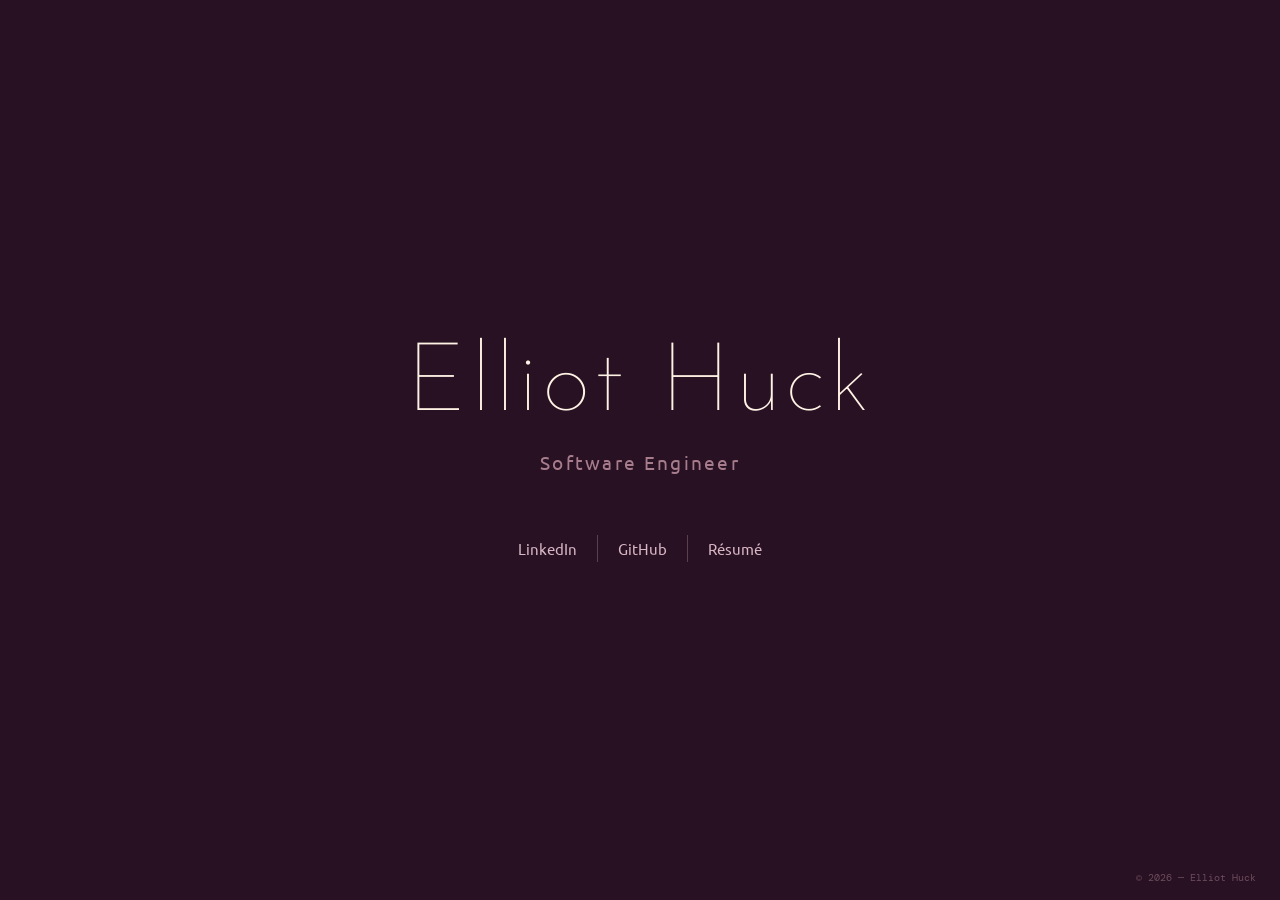
<file: index.html>
<!doctype html>
<html lang="en">
  <head>
    <meta charset="UTF-8" />
    <meta name="viewport" content="width=device-width, initial-scale=1.0" />
    <link href="./stylesheet.css" rel="stylesheet" type="text/css" />
    <title>Elliot Huck</title>
  </head>

  <body>
    <main>
      <h1>Elliot Huck</h1>
      <p>Software Engineer</p>
      <div class="link-container">
        <a href="https://www.linkedin.com/in/elliot-huck/" target="_blank">
          LinkedIn
        </a>
        <a href="https://github.com/elliot-huck" target="_blank"> GitHub </a>
        <a href="./resume.html" target="_blank"> R&eacutesum&eacute </a>
      </div>
    </main>

    <footer>
      <p>
        &copy;
        <script>
          document.write(new Date().getFullYear());
        </script>
        &mdash; Elliot Huck
      </p>
    </footer>
  </body>
</html>
</file>
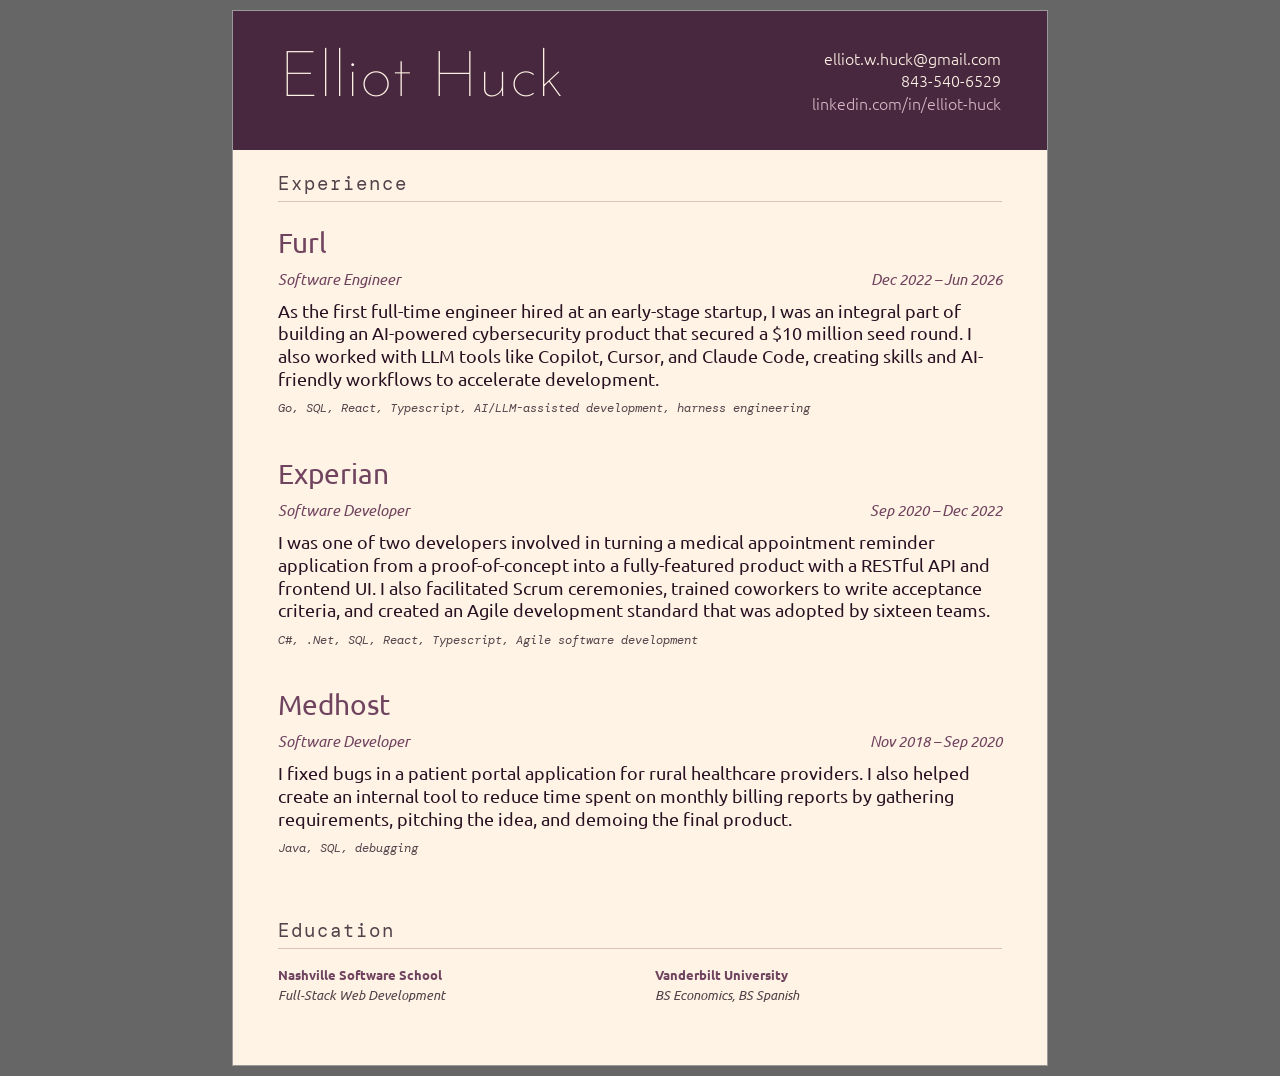
<file: resume.html>
<!doctype html>
<html lang="en">
  <head>
    <meta charset="utf-8" />
    <meta name="viewport" content="width=device-width, initial-scale=1" />
    <title>Elliot Huck — Resume</title>

    <link rel="preconnect" href="https://fonts.googleapis.com" />
    <link rel="preconnect" href="https://fonts.gstatic.com" crossorigin />
    <link
      href="https://fonts.googleapis.com/css2?family=DM+Mono:wght@400&family=Josefin+Sans:wght@100&family=Ubuntu:wght@300;400;500;700&display=swap"
      rel="stylesheet"
    />
    <link rel="stylesheet" href="resume-styles.css" />
  </head>

  <body>
    <main class="resume-page">
      <header class="masthead">
        <h1 class="name">Elliot Huck</h1>
        <div class="contact">
          <p>elliot.w.huck@gmail.com</p>
          <p>843-540-6529</p>
          <a href="https://linkedin.com/in/elliot-huck">
            linkedin.com/in/elliot-huck
          </a>
        </div>
      </header>

      <div class="resume-content">
        <section
          class="experience-section"
          aria-labelledby="experience-heading"
        >
          <h2 class="section-heading" id="experience-heading">Experience</h2>

          <div class="experience-list">
            <article class="job">
              <h3 class="company">Furl</h3>
              <div class="job-meta">
                <p class="role">Software Engineer</p>
                <p class="date">Dec 2022 – Jun 2026</p>
              </div>
              <p class="description">
                As the first full-time engineer hired at an early-stage startup,
                I was an integral part of building an AI-powered cybersecurity
                product that secured a $10 million seed round. I also worked
                with LLM tools like Copilot, Cursor, and Claude Code, creating
                skills and AI-friendly workflows to accelerate development.
              </p>
              <p class="skills">
                <!-- <strong>Main tools &amp; skills:</strong> -->
                <em
                  >Go, SQL, React, Typescript, AI/LLM-assisted development,
                  harness engineering</em
                >
              </p>
            </article>

            <article class="job">
              <h3 class="company">Experian</h3>
              <div class="job-meta">
                <p class="role">Software Developer</p>
                <p class="date">Sep 2020 – Dec 2022</p>
              </div>
              <p class="description">
                I was one of two developers involved in turning a medical
                appointment reminder application from a proof-of-concept into a
                fully-featured product with a RESTful API and frontend UI. I
                also facilitated Scrum ceremonies, trained coworkers to write
                acceptance criteria, and created an Agile development standard
                that was adopted by sixteen teams.
              </p>
              <p class="skills">
                <!-- <strong>Main tools &amp; skills:</strong> -->
                <em
                  >C#, .Net, SQL, React, Typescript, Agile software
                  development</em
                >
              </p>
            </article>

            <article class="job">
              <h3 class="company">Medhost</h3>
              <div class="job-meta">
                <p class="role">Software Developer</p>
                <p class="date">Nov 2018 – Sep 2020</p>
              </div>
              <p class="description">
                I fixed bugs in a patient portal application for rural
                healthcare providers. I also helped create an internal tool to
                reduce time spent on monthly billing reports by gathering
                requirements, pitching the idea, and demoing the final product.
              </p>
              <p class="skills">
                <!-- <strong>Main tools &amp; skills:</strong> -->
                <em>Java, SQL, debugging</em>
              </p>
            </article>
          </div>
        </section>

        <section class="education-section" aria-labelledby="education-heading">
          <h2 class="section-heading" id="education-heading">Education</h2>

          <div class="education-grid">
            <article class="education-item">
              <h3>Nashville Software School</h3>
              <p>Full-Stack Web Development</p>
            </article>
            <article class="education-item">
              <h3>Vanderbilt University</h3>
              <p>BS Economics, BS Spanish</p>
            </article>
          </div>
        </section>
      </div>
    </main>
  </body>
</html>
</file>
<file: stylesheet.css>
@import url("https://fonts.googleapis.com/css2?family=DM+Mono:wght@400&family=Josefin+Sans:wght@100&family=Ubuntu:wght@300;400&display=swap");

/* COLORS */
:root {
  --plum: #281122;
  --parchment: #fff3e5;
  --muted-plum: #70435f;
  --warm-charcoal: #51434a;
  --dusty-rose: #a77d8d;
  --soft-rose: #d8b6c5;
  --antique-gold: #c18a54;
  --dark-ochre: #8b5a35;
  --dark-border: #59404f;
  --light-border: #d8c5b8;

  /* THEME */
  color-scheme: dark;
  --bg: var(--plum);
  --text: var(--parchment);
  --text-secondary: var(--dusty-rose);
  --link: var(--soft-rose);
  --link-hover: var(--antique-gold);
  --border: var(--dark-border);
}

/* PAGE */
* {
  box-sizing: border-box;
}

body {
  min-height: 100vh;
  margin: 0;
  padding: 1.5rem;

  display: grid;
  place-items: center;

  background: var(--bg);
  color: var(--text);
  font-family: "Ubuntu", sans-serif;
  font-size: 1rem;
}

/* CONTENT */
main {
  width: 100%;
  max-width: 47.5rem;
  text-align: center;
}

h1 {
  margin: 0;
  font-family: "Josefin Sans", sans-serif;
  font-size: clamp(2.8rem, 10vw, 6rem);
  font-weight: 100;
  letter-spacing: 0.04em;
}

main > p {
  margin: 1rem 0 0;
  color: var(--text-secondary);
  font-size: 1.2rem;
  letter-spacing: 0.12em;
}

/* LINKS */
.link-container {
  display: flex;
  justify-content: center;
  flex-wrap: wrap;
  margin-top: 3.75rem;
}

.link-container a {
  padding: 0.25rem 1.25rem;
  color: var(--link);
  font-size: 0.95rem;
  text-decoration: none;
  transition: color 150ms;
}

.link-container a + a {
  border-left: 1px solid var(--border);
}

.link-container a:hover,
.link-container a:focus-visible {
  color: var(--link-hover);
  text-decoration: underline;
  text-underline-offset: 0.3rem;
}

/* FOOTER */
footer {
  position: fixed;
  right: 1.5rem;
  bottom: 1rem;
  color: var(--text-secondary);
  font-family: "DM Mono", monospace;
  font-size: 0.625rem;
  opacity: 0.55;
}

footer p {
  margin: 0;
}

/* MOBILE */
@media (max-width: 30rem) {
  body {
    padding: 1rem;
    font-size: 1rem;
  }

  .link-container {
    flex-direction: column;
    align-items: center;
    gap: 0.75rem;
    margin-top: 2.75rem;
  }

  .link-container a + a {
    border: 0;
  }

  footer {
    right: 1rem;
    bottom: 0.75rem;
  }
}
</file>
<file: resume-styles.css>
@page {
  size: letter;
  margin: 0;
}

/* COLORS */
:root {
  --plum: #281122;
  --parchment: #fff3e5;
  --muted-plum: #70435f;
  --masthead-plum: #48283f;
  --warm-charcoal: #51434a;
  --dusty-rose: #a77d8d;
  --soft-rose: #d8b6c5;
  --antique-gold: #c18a54;
  --dark-ochre: #8b5a35;
  --dark-border: #59404f;
  --light-border: #d8c5b8;

  /* THEME */
  --bg: var(--parchment);
  --text: var(--plum);
  --text-secondary: var(--warm-charcoal);
  --accent: var(--muted-plum);
  --rule: var(--light-border);

  --header-bg: var(--masthead-plum);
  --header-text: var(--parchment);
  --header-accent: var(--soft-rose);
}

* {
  box-sizing: border-box;
}

html,
body {
  margin: 0;
  min-height: 100%;
}

body {
  padding: 10px;
  background: #666;
  color: var(--text);
  font-family: "Ubuntu", sans-serif;
  -webkit-print-color-adjust: exact;
  print-color-adjust: exact;
}

.resume-page {
  width: 8.5in;
  height: 11in;
  margin: 0 auto;
  overflow: hidden;
  background: var(--bg);
  border: 1px solid #999;
}

/* HEADER */
.masthead {
  height: 1.45in;
  padding: 0 0.48in;
  display: flex;
  align-items: center;
  justify-content: space-between;
  background: var(--header-bg);
  color: var(--header-text);
}

.name {
  margin: 0;
  color: var(--header-text);
  font-family: "Josefin Sans", sans-serif;
  font-size: 48pt;
  font-weight: 100;
  letter-spacing: 0.3pt;
  line-height: 1.05;
  white-space: nowrap;
}

.contact {
  height: 48pt;
  display: flex;
  flex-direction: column;
  justify-content: center;
  align-items: flex-end;
  gap: 0.25rem;
  font-size: 12pt;
  line-height: 1.15;
  text-align: right;
  white-space: nowrap;
  font-weight: 300;
}

.contact p {
  margin: 0;
}

.contact a {
  color: var(--header-accent);
  text-decoration: none;
}

/* CONTENT */
.resume-content {
  padding: 16pt 34pt 14pt;
}

.section-heading {
  margin: 0;
  padding-bottom: 4.5pt;
  border-bottom: 0.8pt solid var(--rule);
  color: var(--warm-charcoal);
  font-family: "DM Mono", monospace;
  font-size: 14pt;
  font-weight: 400;
  letter-spacing: 1.5pt;
  line-height: 1.25;
}

.experience-list {
  margin-top: 18pt;
}

.job {
  margin: 0 0 30.5pt;
  break-inside: avoid;
}

.job:last-child {
  margin-bottom: 0;
}

.company {
  margin: 0 0 7pt;
  color: var(--accent);
  font-size: 21pt;
  font-weight: 400;
  line-height: 1.2;
}

.job-meta {
  display: flex;
  align-items: baseline;
  justify-content: space-between;
  gap: 12pt;
  color: var(--accent);
  font-size: 11.5pt;
  font-style: italic;
  line-height: 1.4;
}

.job-meta p {
  margin: 0;
}

.date {
  flex-shrink: 0;
  text-align: right;
  white-space: nowrap;
}

.description {
  margin: 7pt 0 0;
  font-size: 13.2pt;
  line-height: 1.3;
}

.skills {
  margin: 7pt 0 0;
  color: var(--text-secondary);
  font-family: "DM Mono", monospace;
  font-size: 9pt;
  line-height: 1.35;
}

/* EDUCATION */
.education-section {
  margin-top: 47pt;
}

.education-grid {
  display: grid;
  grid-template-columns: 1fr 1fr;
  column-gap: 22pt;
  padding-top: 13pt;
}

.education-item h3 {
  margin: 0;
  color: var(--accent);
  font-size: 10pt;
  font-weight: 700;
  line-height: 1.25;
}

.education-item p {
  margin: 3pt 0 0;
  color: var(--text-secondary);
  font-size: 9.5pt;
  font-style: italic;
  line-height: 1.3;
}

/* RESPONSIVE */
@media screen and (max-width: 860px) {
  body {
    padding: 8px;
  }
}

/* PRINT */
@media print {
  html,
  body {
    width: 8.5in;
    height: 11in;
    min-height: 0;
    padding: 0;
    background: var(--bg);
  }

  .resume-page {
    margin: 0;
    border: 0;
  }
}
</file>
